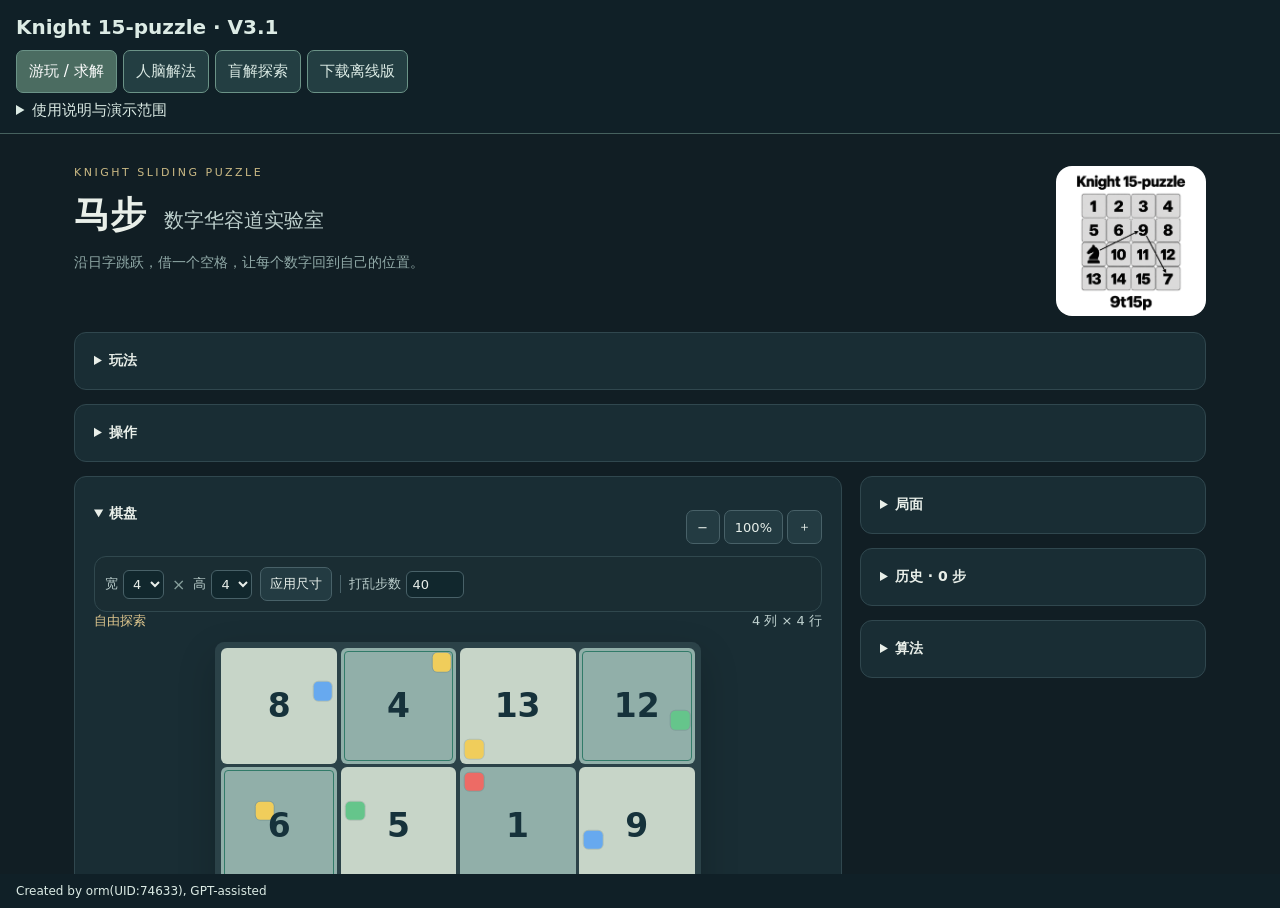
<file: index.html>
<!doctype html><html lang="zh-CN"><head><meta charset="utf-8"><meta name="viewport" content="width=device-width,initial-scale=1"><title>Knight 15-puzzle · V3.1</title><link rel="stylesheet" href="assets/a3bd5fa0ebf4d708.css"></head><body><header><h1>Knight 15-puzzle · V3.1</h1><div class="header-actions"><nav role="tablist" aria-label="功能页面"><button role="tab" id="tab-game" aria-controls="view-game" data-view="game">游玩 / 求解</button><button role="tab" id="tab-human" aria-controls="view-human" data-view="human">人脑解法</button><button role="tab" id="tab-blind" aria-controls="view-blind" data-view="blind">盲解探索</button></nav><button id="download-offline">下载离线版</button></div><details><summary>使用说明与演示范围</summary><p>在线版使用独立资源文件；下载的离线版需要支持 JavaScript 和 DecompressionStream 的新版浏览器。手机可点按棋子；若文件管理器只显示预览，请选择浏览器打开。求解速度取决于设备，默认限时2秒，可取消搜索。切换页面不会清空棋局，但正在运行的搜索会继续。</p><p>基础人脑部分保留四环地图、接应规则及10↔9一张点对点卡。基础顺序为黄→绿→蓝→红环；思路演示待优化，尚未经过真人易用性验证或外部审计。保护指完整操作卡结束后恢复，过程中可以借用。</p><p>盲解探索保留接应不超过8步的102种三循环（完整宏最多20步），支持对称、逆向、分段回放及遮住棋子练习。</p><p>棋局需通过游戏内导出保存；关闭文件后不自动恢复。在线版按需加载静态资源，不包含服务端功能；离线版无需联网。</p></details></header><div id="pages"><iframe id="view-game" title="游玩 / 求解" hidden></iframe><iframe id="view-human" title="人脑解法" hidden></iframe><iframe id="view-blind" title="盲解探索" hidden></iframe></div><footer>Created by orm(UID:74633), GPT-assisted</footer><noscript>需要启用 JavaScript 才能游玩和求解。</noscript><script src="assets/303206db4d853399.js"></script></body></html>
</file>
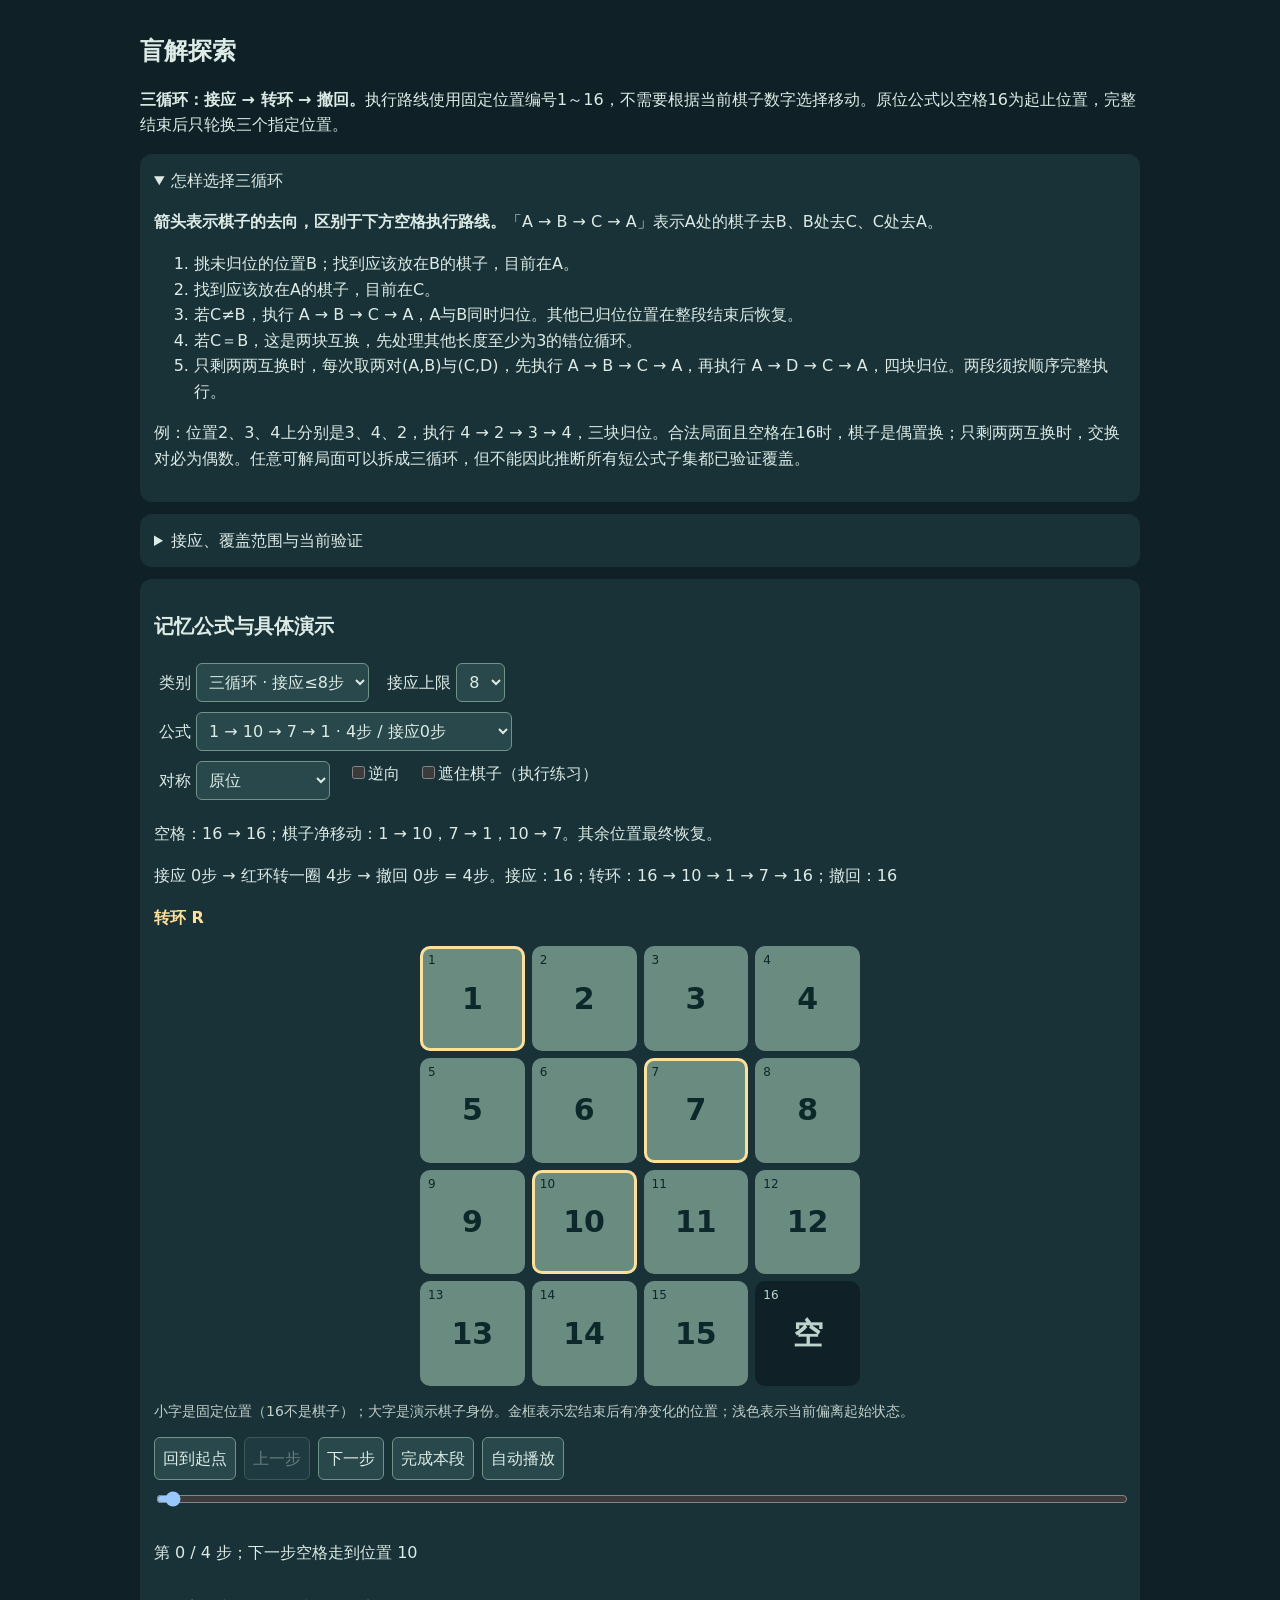
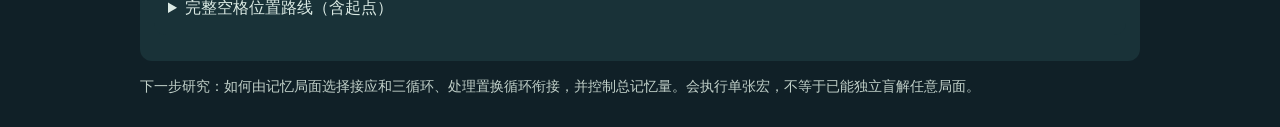
<file: views/blind.html>
<!doctype html><html lang="zh-CN"><head><meta charset="utf-8"><meta name="viewport" content="width=device-width,initial-scale=1"><title>盲解探索</title><link rel="stylesheet" href="../assets/c629da2510de1054.css"><link rel="stylesheet" href="../assets/ccb5269df7651cf6.css"></head><body><main><h1>盲解探索</h1><p><strong>三循环：接应 → 转环 → 撤回。</strong>执行路线使用固定位置编号1～16，不需要根据当前棋子数字选择移动。原位公式以空格16为起止位置，完整结束后只轮换三个指定位置。</p>
<details open><summary>怎样选择三循环</summary><p><strong>箭头表示棋子的去向，区别于下方空格执行路线。</strong>「A → B → C → A」表示A处的棋子去B、B处去C、C处去A。</p><ol><li>挑未归位的位置B；找到应该放在B的棋子，目前在A。</li><li>找到应该放在A的棋子，目前在C。</li><li>若C≠B，执行 A → B → C → A，A与B同时归位。其他已归位位置在整段结束后恢复。</li><li>若C＝B，这是两块互换，先处理其他长度至少为3的错位循环。</li><li>只剩两两互换时，每次取两对(A,B)与(C,D)，先执行 A → B → C → A，再执行 A → D → C → A，四块归位。两段须按顺序完整执行。</li></ol><p>例：位置2、3、4上分别是3、4、2，执行 4 → 2 → 3 → 4，三块归位。合法局面且空格在16时，棋子是偶置换；只剩两两互换时，交换对必为偶数。任意可解局面可以拆成三循环，但不能因此推断所有短公式子集都已验证覆盖。</p></details>
<details><summary>接应、覆盖范围与当前验证</summary><p>短结构为接应S → 四步转环R → 原路撤回S。撤回的是位置路线。接应k步，完整宏2k＋4步。你的研究上限是<strong>接应≤20步，完整宏≤44步</strong>；本版已有短卡仍为接应≤8步的102种，尚未扩展到20步。不要把研究上限当作已完成枚举。</p><p>独立研究数据已为全部910种有向三循环构造并回放验证路线（空格16），已知路线4～88步，不保证最短。本页回放仍只包含102种短卡，不是全部910种；遇到缺卡不能假定本页足以执行完整方案。</p><p>原位三循环起止空格为16；对称变换可能改变起点，必须看空格提示。整段结束后才保证恢复非目标位置，中途允许借动。公式净作用已做程序验证，三循环选择规则有置换依据；尚未经过真人易用性验证或外部审计。</p><p>7、10固定补偿双交换及1、6、10工作区暂不纳入主流程。后续再研究短接应、记忆压缩与完整清单生成。</p></details>
<section><h2>记忆公式与具体演示</h2><div class="controls"><label>类别 <select id="kind"><option value="cycles">三循环 · 接应≤8步</option></select></label><label id="limit-label">接应上限 <select id="limit"><option>8</option><option>5</option><option>4</option><option>2</option><option>0</option></select></label></div><label>公式 <select id="entry"></select></label><div class="controls"><label>对称 <select id="sym"><option value="0">原位</option><option value="1">主对角线镜像</option><option value="2">副对角线镜像</option><option value="3">旋转180°</option></select></label><label><input id="reverse" type="checkbox">逆向</label><label><input id="hide" type="checkbox">遮住棋子（执行练习）</label></div><p id="effect"></p><p id="formula" class="route"></p><p id="phase"></p><div id="board" class="board"></div><p class="note">小字是固定位置（16不是棋子）；大字是演示棋子身份。金框表示宏结束后有净变化的位置；浅色表示当前偏离起始状态。</p><div class="controls"><button id="start">回到起点</button><button id="prev">上一步</button><button id="next">下一步</button><button id="stage">完成本段</button><button id="play">自动播放</button></div><input id="seek" type="range" min="0" value="0" aria-label="移动进度"><p id="status"></p><details><summary>完整空格位置路线（含起点）</summary><p id="route" class="route"></p></details></section>
<p class="note">下一步研究：如何由记忆局面选择接应和三循环、处理置换循环衔接，并控制总记忆量。会执行单张宏，不等于已能独立盲解任意局面。</p></main><script src="../assets/0b5a2a0a6dd9c202.js"></script><script src="../assets/d8527a8253aea50d.js"></script></body></html>
</file>
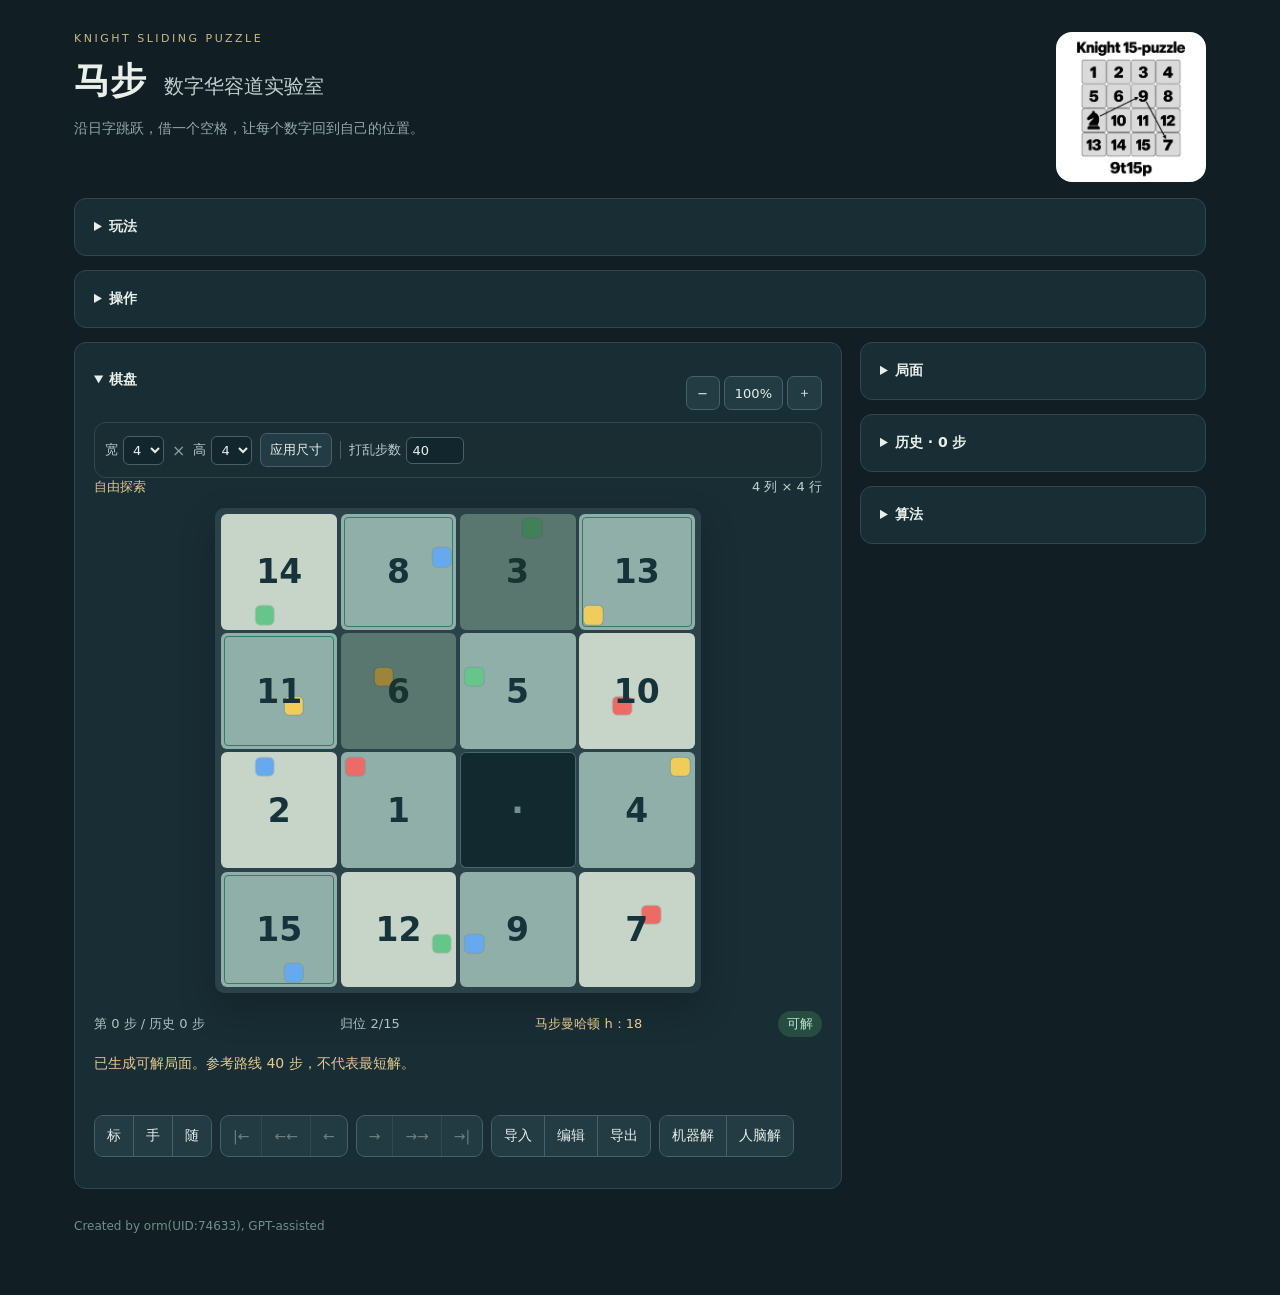
<file: views/game.html>
<!doctype html>
<html lang="zh-CN"><head><meta charset="utf-8"><meta name="viewport" content="width=device-width,initial-scale=1"><title>马步 · 数字华容道实验室</title><link rel="stylesheet" href="../assets/bbe95b564491cab6.css"><link rel="stylesheet" href="../assets/974b939c89e00bb6.css"><link rel="stylesheet" href="../assets/ccb5269df7651cf6.css"><link rel="stylesheet" href="../assets/90072e070b53de9c.css"></head>
<body><main>
<header><img class="game-logo" src="../assets/7e6e2ca594c01159.png" alt="Knight 15-puzzle · 9t15p 标志"><div class="eyebrow">KNIGHT SLIDING PUZZLE</div><h1>马步<span>数字华容道实验室</span></h1><p>沿日字跳跃，借一个空格，让每个数字回到自己的位置。</p></header>

<div class="v3-modules"><details class="card"><summary>玩法</summary><div id="target" class="target"></div><div class="marker-legend"><span style="color:#ed6b65">● 红环</span><span style="color:#67a9ef">● 蓝环</span><span style="color:#65c58b">● 绿环</span><span style="color:#f0cd5b">● 黄环</span></div><p>颜色代表目标环，标志在单格内的位置代表目标位置。归位格颜色较暗。四环说明适用于4×4棋盘。</p><p>从左到右、从上到下升序排列，右下角留空。所有编号都归位才算完成。</p></details><details class="card"><summary>操作</summary><p>「标」恢复标准布局；「手」按编号摆局；「随」生成可解局面。「编辑」模式中，点击任意数字与空格交换，不限制马步；支持撤销和取消。</p><ol><li>点击「手动摆局」，按顺序选择数字 1、2、3… 的位置。</li><li><strong>棋盘上右键撤销上一次放置</strong>；最后一格自动留空。</li><li>点击「完成摆局」检查可解性并开始操作。</li></ol><p>坐标左上角为 a1，向右字母递增，向下数字递增。</p><p>按 W/A/S/D 或方向键，连续两键输入马步：第一键走两格，第二键走一格，方向相互垂直。WA / ↑←＝空格与上二左一的格子交换；AW / ←↑＝左二上一。Esc 取消输入。</p><p>鼠标位于棋盘内时，上滚后退、下滚重做。输入框中保留正常键盘输入。马不受中间棋子阻挡；Tab＋Enter 也可操作格子。</p></details><div class="v3-workspace"><details class="card v3-board-panel" open><summary>棋盘</summary><div class="board-zoom" role="group" aria-label="棋盘缩放"><button id="zoom-out" aria-label="缩小棋盘">−</button><button id="zoom-reset" title="恢复100%">100%</button><button id="zoom-in" aria-label="放大棋盘">＋</button></div><section class="toolbar" aria-label="棋盘设置"><label>宽 <select id="width"><option>3</option><option selected>4</option><option>5</option></select></label><span class="cross">×</span><label>高 <select id="height"><option>3</option><option selected>4</option><option>5</option></select></label><button id="resize">应用尺寸</button><span class="divider"></span><label>打乱步数 <input id="steps" type="number" min="1" max="500" value="40"></label></section><section class="play">
<div class="board-heading"><span id="mode-label">自由探索</span><span id="dimensions"></span></div>
<div id="board" class="board" aria-label="马步数字棋盘"></div>
<div class="metrics"><span id="moves"></span><span id="placed"></span><span id="distance" title="各编号马到目标格的最少马步数之和，不计空格；不是普通横竖曼哈顿距离。"></span><span id="verdict" class="badge"></span></div>
<p id="status" role="status" aria-live="polite"></p>
<div class="transport">
<div class="segment" role="group" aria-label="布局"><button id="goal" title="标准布局" aria-label="标准布局">标</button><button id="edit" title="手动摆局" aria-label="手动摆局">手</button><button id="random" title="随机可解布局" aria-label="随机可解布局">随</button></div>
<div class="segment" role="group" aria-label="后退"><button id="restart" title="回到起始位置" aria-label="回到起始位置">|←</button><button id="back-five" title="回退五步" aria-label="回退五步">←←</button><button id="back" title="回退一步" aria-label="回退一步">←</button></div>
<div class="segment" role="group" aria-label="前进"><button id="forward" title="前进一步" aria-label="前进一步">→</button><button id="forward-five" title="前进五步" aria-label="前进五步">→→</button><button id="end" title="到记录末尾" aria-label="到记录末尾">→|</button></div>
<div class="segment" role="group" aria-label="文件"><button id="load">导入</button><button id="free-edit" aria-pressed="false">编辑</button><button id="save">导出</button></div>
<div class="segment" role="group" aria-label="求解"><button id="solve" title="机器求解当前局面">机器解</button><button id="human-solve" title="用当前局面演示人脑解法" onclick="if(game.width!==4||game.height!==4||editing||freeEditing){message('请先完成编辑，并使用4×4棋盘。');}else{parent.postMessage({type:'basic-board',board:board().slice()},'*');}">人脑解</button></div>
</div>
<div class="actions secondary"><button id="edit-undo" hidden>撤回放置</button><button id="edit-clear" hidden>清空摆局</button><button id="edit-done" hidden class="primary">完成摆局</button><button id="edit-cancel" hidden>取消摆局</button><button id="free-undo" hidden>撤销编辑一步</button><button id="free-cancel" hidden>取消编辑</button><input id="file" type="file" accept=".json,application/json" hidden></div>
<p hidden class="footnote" id="help">点击带细框的数字即可移动。后退后走新路线，会清除旧的后续记录。</p>
</section></details><div class="v3-sidebar"><details class="card"><summary>局面</summary><p id="analysis"></p><dl><dt>来源</dt><dd id="source"></dd><dt>参考路线</dt><dd id="route"></dd></dl><p class="fine">打乱步数不是最短解，也不代表难度。参考解可来自逆向生成或求解器。</p></details><details class="card"><summary>历史 <span id="history-count"></span></summary><div id="history" aria-label="与空格交换的数字序列"></div></details><details class="card"><summary>算法</summary><div class="solver-settings"><label>算法<select id="solver-algorithm"><option value="weighted" selected>快速解（Weighted A*）</option><option value="ida">最短解搜索（IDA*）</option></select></label><label>权重 W<select id="solver-weight"><option value="1">1</option><option value="1.25">1.25</option><option value="1.5">1.5</option><option value="1.75">1.75</option><option value="2" selected>2</option></select></label></div><p>快速解使用Weighted A*；最短解搜索使用IDA*，达到时间或节点上限时不保证找到解或证明最短。4×4使用双PDB，每套内部相加，两套取较大值；其他尺寸使用马步距离。W只用于快速解。</p><div class="solver-settings"><label>时间上限（秒）<input id="solver-seconds" type="number" min="1" max="120" value="2"></label><label>节点上限（A*存储／IDA*展开）<select id="solver-nodes"><option value="20000">2 万</option><option value="100000" selected>10 万</option><option value="300000">30 万</option></select></label></div><p><label><input id="solver-mirror" type="checkbox"> 镜像 PDB（4×4 实验选项，可能更慢）</label></p><div class="actions"><button id="solve-cancel" disabled>停止搜索</button></div><p id="solver-status" role="status" aria-live="polite">尚未搜索。</p><p class="fine">找到解后加入前进历史，使用前进按钮或滚轮逐步回放。Weighted A* 的 W＞1 不保证最短；达到上限不代表无解。</p></details></div></div></div><footer>Created by orm(UID:74633), GPT-assisted</footer>
</main><script src="../assets/ec112d441122d1ec.js"></script><script src="../assets/1675f42d5e78f67d.js"></script><script src="../assets/9a8cc4d78c4abe16.js"></script><script src="../assets/41f7e9e06cfa0605.js"></script><script src="../assets/a56d39eeec4512c2.js"></script><script src="../assets/812c1e2a1efb61ca.js"></script><script src="../assets/57158d421dedb0c4.js"></script></body></html>
</file>
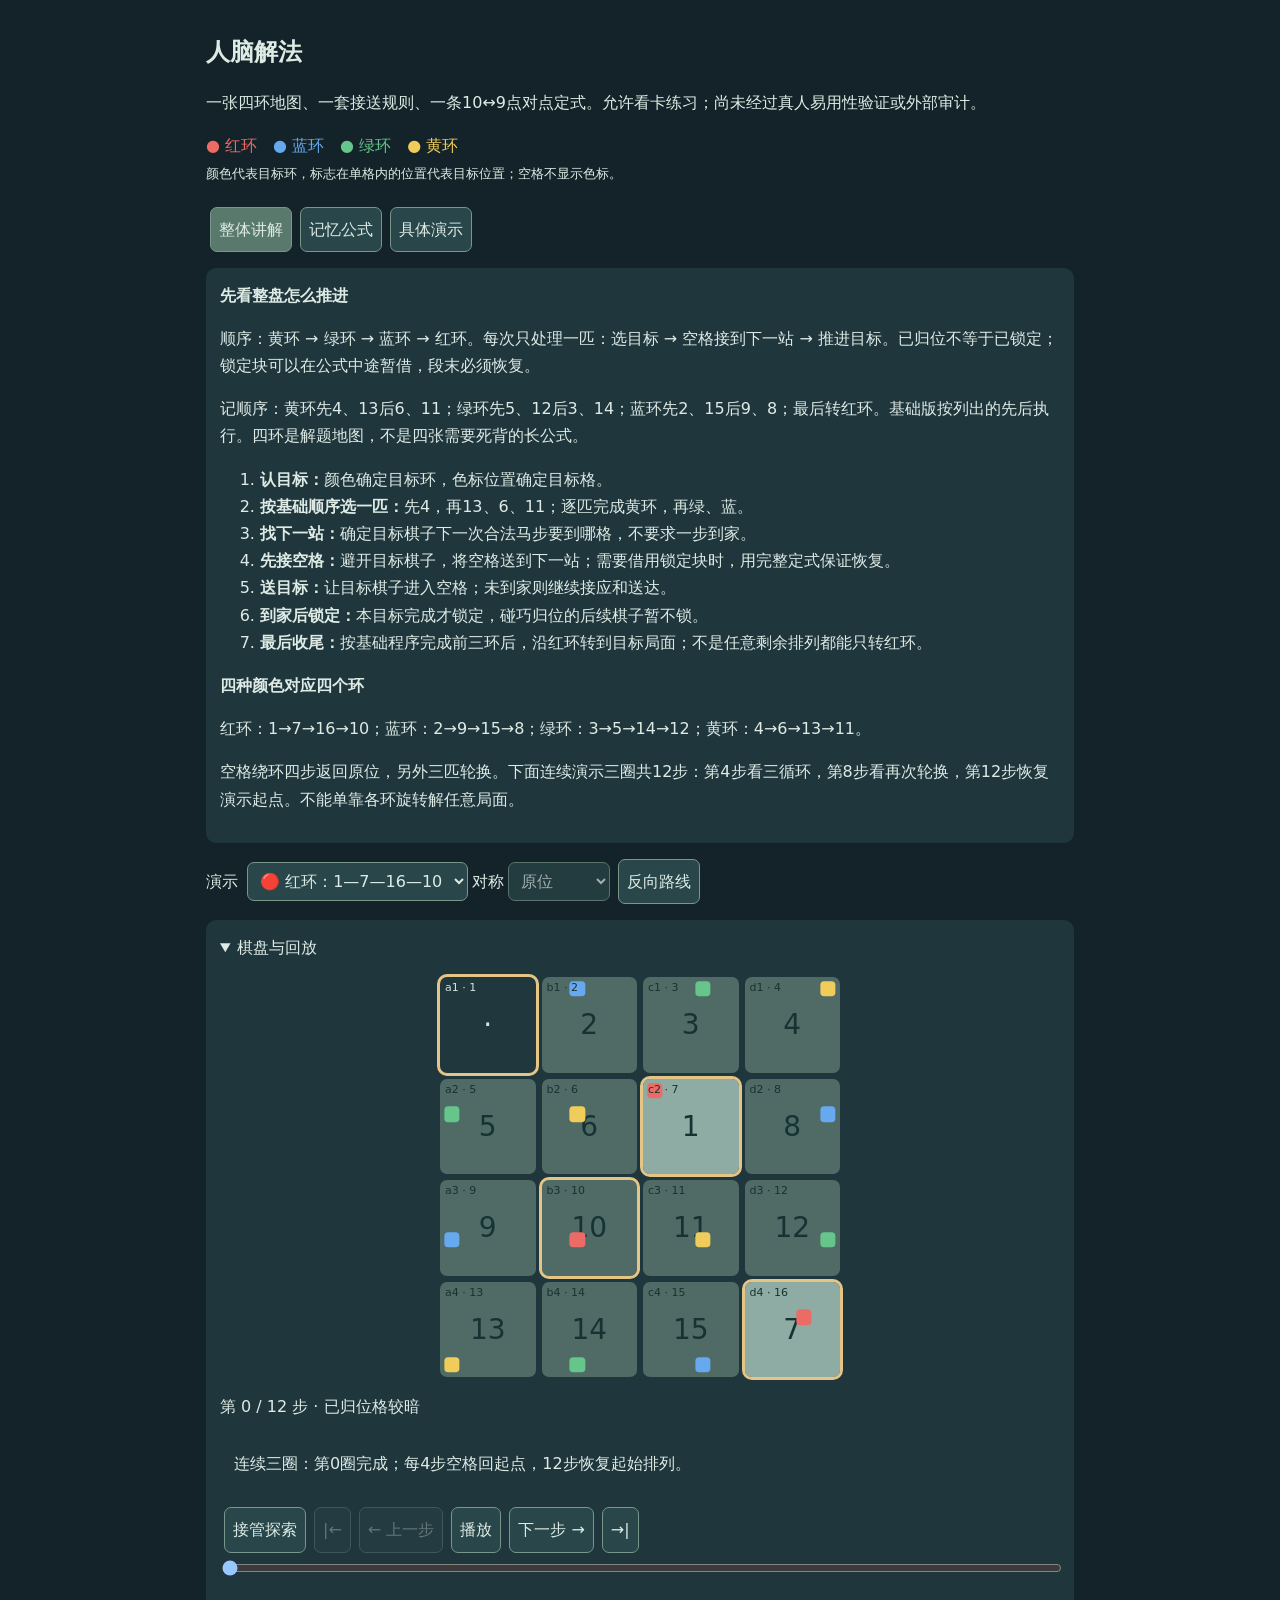
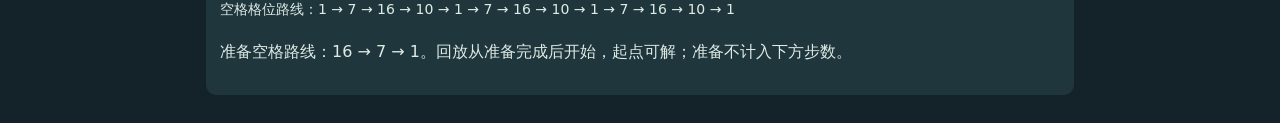
<file: views/human.html>
<!doctype html><html lang="zh-CN"><head><meta charset="utf-8"><meta name="viewport" content="width=device-width,initial-scale=1"><title>人脑解法 · V3</title><link rel="stylesheet" href="../assets/69263fe2314a6540.css"><link rel="stylesheet" href="../assets/ccb5269df7651cf6.css"></head><body>
<h1>人脑解法</h1><p>一张四环地图、一套接送规则、一条10↔9点对点定式。允许看卡练习；尚未经过真人易用性验证或外部审计。</p>
<p><span style="color:#ed6b65">● 红环</span>　<span style="color:#67a9ef">● 蓝环</span>　<span style="color:#65c58b">● 绿环</span>　<span style="color:#f0cd5b">● 黄环</span><br><small>颜色代表目标环，标志在单格内的位置代表目标位置；空格不显示色标。</small></p><nav><button data-mode="rings">整体讲解</button><button data-mode="swap">记忆公式</button><button data-mode="receive">具体演示</button></nav>
<section id="rings-text" class="panel"><b>先看整盘怎么推进</b><p>顺序：黄环 → 绿环 → 蓝环 → 红环。每次只处理一匹：选目标 → 空格接到下一站 → 推进目标。已归位不等于已锁定；锁定块可以在公式中途暂借，段末必须恢复。</p><p>记顺序：黄环先4、13后6、11；绿环先5、12后3、14；蓝环先2、15后9、8；最后转红环。基础版按列出的先后执行。四环是解题地图，不是四张需要死背的长公式。</p><ol><li><strong>认目标：</strong>颜色确定目标环，色标位置确定目标格。</li><li><strong>按基础顺序选一匹：</strong>先4，再13、6、11；逐匹完成黄环，再绿、蓝。</li><li><strong>找下一站：</strong>确定目标棋子下一次合法马步要到哪格，不要求一步到家。</li><li><strong>先接空格：</strong>避开目标棋子，将空格送到下一站；需要借用锁定块时，用完整定式保证恢复。</li><li><strong>送目标：</strong>让目标棋子进入空格；未到家则继续接应和送达。</li><li><strong>到家后锁定：</strong>本目标完成才锁定，碰巧归位的后续棋子暂不锁。</li><li><strong>最后收尾：</strong>按基础程序完成前三环后，沿红环转到目标局面；不是任意剩余排列都能只转红环。</li></ol><b>四种颜色对应四个环</b><p>红环：1→7→16→10；蓝环：2→9→15→8；绿环：3→5→14→12；黄环：4→6→13→11。</p><p>空格绕环四步返回原位，另外三匹轮换。下面连续演示三圈共12步：第4步看三循环，第8步看再次轮换，第12步恢复演示起点。不能单靠各环旋转解任意局面。</p></section>
<section id="receive-text" class="panel" hidden><b>空格先到下一站，再接目标</b><ol><li>按顺序选一匹目标，给它找回家的路线。</li><li>避开目标，让空格绕到下一站。</li><li>交换目标与空格，重复直到回家。</li></ol><table><tr><th>基础顺序</th><th>先一对</th><th>再一对</th></tr><tr><td style="color:#f0cd5b">● 黄环</td><td>4、13</td><td>6、11</td></tr><tr><td style="color:#65c58b">● 绿环</td><td>5、12</td><td>3、14</td></tr><tr><td style="color:#67a9ef">● 蓝环</td><td>2、15</td><td>9、8</td></tr><tr><td style="color:#ed6b65">● 红环</td><td colspan="2">最后转环收尾</td></tr></table><p>每次只处理一匹，按列出的固定先后执行。已完成的块在整张定式结束后保持原位，中途可以借用。后续碰巧归位的块暂不锁定；空格不必回16。</p><p>进阶可尝试换环，但不能随意锁死出口。新16例初始MD为30、32、…、60，单公式基础解法132～226步；这是刻意分层筛选的练习样本，不是均匀随机难度统计，也不是真人表现。打乱路线由先前基础解倒放构造，不是独立随机打乱；现解法已更新为单公式选路，步数可不同。下面可完整回放16个样本，也可从游玩页面带入当前4×4可解局面，生成同一基础规则的完整路线。路线由程序选择；不代表真人能立即看出。</p></section>
<section id="swap-text" class="panel" hidden><b>只保留10↔9（15步），可以看卡，不必先背</b><p>整张卡只交换端点的空格与棋子，其他块段末恢复。可倒读，以及主对角线镜像、副对角线镜像、180°旋转。路线数字是格位，不是棋子编号。</p><p><strong>什么时候用：</strong>接应路线受已锁定位置限制，普通马步不好通过时，这张卡可以作为一条跨位置的通道。也可以直接接送端点棋子；不是每次归位都必须使用。</p><p><strong>在哪里用：</strong>原位连接10和9；镜像或旋转连接7和3、7和8、10和14。空格必须先到其中一个端点，另一个端点是要交换的棋子；若端点含已锁定棋子，不能直接使用而破坏锁定。</p><p><strong>怎么选方向：</strong>先认两个端点 → 将空格安排到起点 → 选择对应对称或倒读 → 完整执行15步 → 检查空格已到另一端、其他块恢复。在“具体演示”的时间线中，标有【点对点定式】的段落就是实际使用位置。</p><p>先记净效果：空格从10到9，原9格棋子到10，其他块恢复。变换后可作用于10↔9、7↔3、7↔8、10↔14。</p><p>完整空格路线：<b>10 → 3 → 12 → 6 → 15 → 9 → 2 → 8 → 15 → 6 → 12 → 3 → 10 → 8 → 2 → 9</b>。</p><p>先看端点，再按路线执行；熟悉原位后再练镜像与倒读。单公式的126种接应连通性检查已通过，但真人识别方向和选路仍待练习。</p></section>
<label>演示 <select id="example"></select></label><span id="variants"><label>对称<select id="sym"><option value="0">原位</option><option value="1">主对角线</option><option value="2">副对角线</option><option value="3">180°</option></select></label><button id="reverse">反向路线</button></span>
<details id="basic-controls" class="panel" hidden open><summary>样本与目标选择 · 每次只归位一匹</summary><p>先选完整样本，或在游玩页点击“人脑解”。下方按钮跳到对应块归位后，0步表示它已在家。</p><p id="sample-metrics"></p><div id="stages"></div><button id="prev-stage">上一目标</button><button id="next-stage">下一目标</button></details><section id="explain-v3" hidden><details class="panel"><summary>16例定式使用总览</summary><div id="formula-overview"></div></details><details class="panel" open><summary>当前操作讲解</summary><div id="lesson-v3"></div></details><details class="panel"><summary>本例完整时间线 · 点对点定式已标出</summary><p>第a～b步表示执行的交换编号；“到开始”停在第a步执行前。</p><div id="timeline-v3"></div></details><details class="panel"><summary>展开当前操作的每一步</summary><div id="steps-v3"></div></details><p><button id="op-back">上一操作</button><button id="op-end">完成当前操作</button></p></section><details class="panel" open><summary>棋盘与回放</summary><div id="board" class="board" aria-label="演示棋盘"></div><p id="progress" aria-live="polite"></p><p id="phase" class="panel"></p>
<label id="granularity-control">回放方式 <select id="granularity"><option value="segment">按操作段</option><option value="step">按单步</option></select></label><button id="takeover">接管探索</button><button id="start">|←</button><button id="back">←</button><button id="play">播放</button><button id="next">→</button><button id="end">→|</button><input id="slider" type="range" min="0" value="0" aria-label="回放进度"><p id="route"></p><p id="setup"></p></details>
<script src="../assets/d0cf4bad42d88176.js"></script><script src="../assets/37e02adfbe92c55e.js"></script><script src="../assets/248bb2bae50c4aef.js"></script><script src="../assets/1a064ac35fa1d1b7.js"></script><script src="../assets/1b06ee3881936665.js"></script></body></html>
</file>
<file: assets/a3bd5fa0ebf4d708.css>
*{box-sizing:border-box}body{margin:0;background:#102027;color:#dcebe5;font:15px/1.5 system-ui,sans-serif}header{padding:12px 16px;border-bottom:1px solid #46615e}h1{font-size:20px;margin:0}p{margin:5px 0}.header-actions{display:flex;gap:6px;align-items:center;flex-wrap:wrap;margin-top:8px}nav{display:flex;gap:6px;flex-wrap:wrap}button{font:inherit;padding:9px 12px;border:1px solid #6b9387;border-radius:7px;background:#233e42;color:inherit;cursor:pointer}button[aria-selected=true]{background:#4b6c61;color:#fff}iframe{display:block;width:100%;height:calc(100dvh - 160px);min-height:550px;border:0;background:#102027}iframe[hidden]{display:none}.note{font-size:13px;color:#b1c8be}footer{padding:8px 16px;font-size:12px}details{margin-top:6px}summary{cursor:pointer}
</file>
<file: assets/c629da2510de1054.css>
*{box-sizing:border-box}body{margin:0;padding:16px;background:#102027;color:#dcebe5;font:16px/1.6 system-ui,sans-serif}main{max-width:1000px;margin:auto}h1{font-size:24px}h2{font-size:20px}section,details{padding:14px;background:#193238;border-radius:12px;margin:12px 0}button,select,input{font:inherit;padding:8px;border-radius:6px;background:#29484c;color:inherit;border:1px solid #70948a}button{cursor:pointer}button:disabled{opacity:.4}label{display:inline-block;margin:5px}.controls{display:flex;gap:8px;flex-wrap:wrap}.board{display:grid;grid-template-columns:repeat(4,1fr);gap:7px;max-width:440px;margin:14px auto}.cell{position:relative;aspect-ratio:1;background:#698b80;border:3px solid transparent;border-radius:10px;color:#0c282a;display:flex;align-items:center;justify-content:center;font-size:30px;font-weight:bold}.cell small{position:absolute;top:2px;left:5px;font-size:12px;font-weight:normal}.cell.blank{background:#102027;color:#bdd4cd}.cell.net{border-color:#ffe098}.cell.changed{background:#afc7b7}.note{color:#c1d0c9;font-size:14px}.route{word-break:break-word;font-variant-numeric:tabular-nums}#phase{font-weight:bold;color:#ffe098}input[type=range]{width:100%}
</file>
<file: assets/ccb5269df7651cf6.css>
html{color-scheme:dark}.cell .coord,.cell .horse,.cell .correct{display:none!important}body{overflow-wrap:anywhere}button,select{touch-action:manipulation}img{max-width:100%}@media(max-width:600px){input,select{max-width:100%}}
</file>
<file: assets/bbe95b564491cab6.css>
:root{color-scheme:dark;font-family:system-ui,"Microsoft YaHei",sans-serif;color:#e9efe9;background:#111e24}*{box-sizing:border-box}body{margin:0}main{max-width:1180px;padding:32px 24px;margin:auto}header .eyebrow{margin-bottom:12px}.eyebrow{font-size:11px;letter-spacing:2.5px;color:#cab984}h1{margin:0;font-size:36px;font-weight:650}h1 span{font-size:20px;font-weight:400;margin-left:18px;color:#bed0cd}header p{color:#91aaa8;font-size:14px;margin:14px 0 24px}.toolbar{display:flex;align-items:center;flex-wrap:wrap;gap:12px;padding:16px;background:#1a2d33;border:1px solid #30484e;border-radius:12px}label{display:flex;align-items:center;gap:8px;font-size:13px;color:#bdd0ce}button,input,select{font:inherit}button{background:#233b42;border:1px solid #486168;border-radius:7px;color:#e7efea;padding:10px 13px;font-size:13px;cursor:pointer}button:hover:not(:disabled){background:#335059}button.primary{background:#d9bd80;color:#182a2f;border-color:#d9bd80;font-weight:600}button.primary:hover:not(:disabled){background:#eed4a0}button:disabled{opacity:.38;cursor:default}input,select{border:1px solid #486168;background:#11272d;color:#e8eeea;border-radius:6px;padding:8px;min-width:0}#steps{width:68px}#seed{width:145px}.divider{width:1px;height:26px;background:#486168}.cross{color:#88a09d}.layout{display:grid;grid-template-columns:minmax(300px,620px) minmax(260px,1fr);gap:28px;margin-top:26px}.board-heading{display:flex;justify-content:space-between;color:#bed0ce;font-size:13px;margin-bottom:12px}#mode-label{color:#ddc58d}.board{display:grid;gap:5px;padding:9px;border-radius:13px;background:#2b4248;box-shadow:0 15px 38px #0003}.cell{position:relative;aspect-ratio:1;border:0;padding:0;border-radius:6px;color:#16323b;background:#c7d5c8;display:flex;align-items:center;justify-content:center}.cell.dark{background:#91afa9}.cell:hover:not(:disabled){background:#dae2cf}.cell .number{font-size:clamp(25px,4.6vw,49px);font-weight:730;font-variant-numeric:tabular-nums}.cell .coord{position:absolute;top:6px;left:7px;font-size:10px;color:#365652}.cell .horse{position:absolute;top:2px;right:6px;font-size:21px;color:#345850}.cell .correct{position:absolute;bottom:5px;right:8px;font-size:11px;color:#266b58}.cell.empty{background:#122930;color:#6e928e;box-shadow:inset 0 0 0 1px #476864}.cell.empty:hover{background:#18373e}.cell.legal:after{content:"";position:absolute;inset:4px;border:2px solid #327b69;border-radius:4px;pointer-events:none}.cell.editable{background:#203a42;color:#9fbcb4;box-shadow:inset 0 0 0 1px #557b76}.board.editing{outline:2px dashed #d9bd80;outline-offset:5px}.metrics{display:flex;justify-content:space-between;align-items:center;gap:10px;flex-wrap:wrap;margin-top:18px;color:#afc4c0;font-size:13px}.badge{padding:4px 9px;border-radius:20px;background:#274d42;color:#bce2cb}.badge.bad{background:#573933;color:#f3c1a7}.badge.pending{background:#38454b;color:#c8d4d8}#status{min-height:48px;color:#e5ca91;font-size:14px;line-height:1.7;margin:15px 0}.actions{display:flex;flex-wrap:wrap;gap:8px}.secondary{margin-top:12px}.footnote,.fine{color:#8ea9a5;font-size:12px;line-height:1.7}.card{border:1px solid #30474e;background:#192d34;border-radius:12px;padding:19px;margin-bottom:14px}.card h2{font-size:16px;margin:0 0 14px}.card .eyebrow{margin-bottom:9px}.card p,.card li{color:#b2c6c1;font-size:13px;line-height:1.8}.card p:last-child{margin-bottom:0}.card ol{padding-left:20px}.target{display:grid;gap:4px;max-width:260px}.target span{display:grid;place-items:center;aspect-ratio:1;background:#29444a;border-radius:4px;color:#dfceaa;font-size:14px}dl{display:grid;grid-template-columns:72px 1fr;gap:9px;font-size:12px}dt{color:#91ada7}dd{margin:0;color:#e0e8e1;overflow-wrap:anywhere}summary{cursor:pointer;font-size:14px}#history{max-height:220px;overflow:auto;font-variant-numeric:tabular-nums}#history li.future{opacity:.4}footer{font-size:12px;color:#718f89;margin:30px 0}button:focus-visible,input:focus-visible,select:focus-visible,summary:focus-visible{outline:3px solid #f3d996;outline-offset:3px}[hidden]{display:none!important}@media(max-width:820px){.layout{grid-template-columns:1fr}.play{max-width:620px;width:100%;margin:auto}aside{display:grid;grid-template-columns:1fr 1fr;gap:12px}.card{margin:0}.cell .number{font-size:clamp(25px,7vw,49px)}}@media(max-width:500px){main{padding:22px 14px}h1{font-size:30px}h1 span{display:block;margin:8px 0 0;font-size:17px}.toolbar{gap:9px;padding:12px}.divider{display:none}aside{grid-template-columns:1fr}.cell .coord{font-size:8px;top:4px;left:5px}.cell .horse{font-size:15px}.board{gap:4px;padding:7px}.cell .number{font-size:7vw}.actions button{flex-grow:1}}
:root{--board-scale:0.666666667}
.board{width:calc(100% * var(--board-scale));margin-inline:auto;padding:6px;gap:3.333333px;border-radius:9px}
.cell .number{font-size:clamp(17px,3.067vw,33px)}
.cell .horse{font-size:14px;right:4px;top:1px}
.cell .coord{font-size:8px;left:4px;top:3px}
.cell .correct{font-size:8px;right:5px;bottom:3px}
.cell.legal:after{inset:3px;border-width:1px}
@media(max-width:820px){.cell .number{font-size:clamp(17px,4.667vw,33px)}}
@media(max-width:500px){.board{padding:4.666667px;gap:2.666667px}.cell .number{font-size:4.667vw}.cell .horse{font-size:10px;right:3px}.cell .coord{font-size:7px;left:3px;top:2px}}
.solver-settings{display:flex;flex-wrap:wrap;gap:12px;margin-bottom:14px}.solver-settings label{flex-direction:column;align-items:flex-start;gap:5px}.solver-settings input{width:85px}#solver-status{font-variant-numeric:tabular-nums}#distance{color:#e5ca91}
.cell .position-mark{position:absolute;width:16%;height:16%;border-radius:25%;transform:translate(-50%,-50%);pointer-events:none;box-shadow:0 0 0 1px #183a3b22}
.position-mark.corner{background:#ed6155}.position-mark.edge{background:#f4ad12}.position-mark.inner{background:#32ad72}
.cell .number{position:relative;z-index:1}.cell .coord,.cell .horse,.cell .correct{z-index:1}
.marker-legend{display:flex;gap:12px;flex-wrap:wrap;font-size:12px;color:#b2c6c1;margin-top:12px}.marker-legend i{display:inline-block;width:10px;height:10px;border-radius:3px;margin-right:4px}
.cell.placed{background:#59766f;color:#19332f}
.cell.placed.dark{background:#4c6964}
.cell.placed:hover:not(:disabled){background:#6b8980}
.cell.placed .position-mark{filter:brightness(.65)}
.cell.placed .coord,.cell.placed .horse{color:#243f38}
.cell.placed .correct{color:#b5d2bc}
.cell.placed.legal:after{border-color:#a0c7ad}
.transport{display:flex;gap:8px;flex-wrap:wrap}.segment{display:inline-flex;border:1px solid #486168;border-radius:9px;overflow:hidden;background:#233b42}.segment button{border:0;border-radius:0;padding:11px 12px;min-width:35px;font-size:14px}.segment button+button{border-left:1px solid #486168}.segment button:focus-visible{outline-offset:-3px}@media(max-width:500px){.transport{gap:6px}.segment button{padding:10px 8px;min-width:29px}}

#free-edit[aria-pressed="true"]{background:#49654b;color:#fff}.cell[draggable="true"]{cursor:grab}.cell[draggable="true"]:active{cursor:grabbing}

#history{margin-top:14px;line-height:1.9;white-space:pre-wrap;overflow-wrap:anywhere;color:#b2c6c1}#history .future{opacity:.4}#history .current{color:#f0d08c;font-weight:700;background:#35474a;border-radius:3px}

.game-logo{float:right;width:150px;height:150px;object-fit:contain;background:#fff;border-radius:16px;margin:0 0 16px 20px}header::after{content:"";display:block;clear:both}@media(max-width:600px){.game-logo{width:100px;height:100px;margin-left:10px}}

/* Reference panels only: the main board keeps its existing styling. */
.target{max-width:210px;margin-top:14px}.target>span{position:relative}.target .position-mark{position:absolute;width:16%;height:16%;transform:translate(-50%,-50%);border-radius:25%;pointer-events:none}.target b{position:relative;font-weight:400;z-index:1}.card>summary{font-weight:650}.card[open]>summary{margin-bottom:14px}aside{align-content:start}aside a{color:#e5ca91}

/* Compact settings; preserve board dimensions and touch legibility. */
.toolbar{gap:8px;padding:10px}.toolbar label{gap:5px}.toolbar select,.toolbar input{padding:5px}.toolbar button{padding:7px 9px}.toolbar #steps{width:58px}.toolbar .divider{height:18px}
</file>
<file: assets/974b939c89e00bb6.css>
.v3-modules{display:grid;gap:14px}.v3-modules .card{margin:0}.v3-workspace{display:grid;gap:18px;align-items:start;grid-template-columns:minmax(0,1fr)}.v3-sidebar{display:grid;gap:14px;min-width:0}.v3-board-panel{min-width:0}@media(min-width:1000px){.v3-workspace{grid-template-columns:calc(66.666667% + 13.333333px) minmax(0,1fr)}.v3-workspace .play{max-width:none;width:100%}}.v3-modules summary{cursor:pointer}.v3-modules .board{margin-left:auto;margin-right:auto}.v3-modules .toolbar{margin-top:12px}
</file>
<file: assets/90072e070b53de9c.css>
.v3-board-panel>summary{padding-right:165px;min-height:34px;line-height:34px}.board-zoom{display:flex;justify-content:flex-end;gap:4px;margin-top:-34px;height:34px}.board-zoom button{padding:4px 10px;min-width:34px}.board{max-width:100%}.board .cell .number{font-size:calc(clamp(17px,3.067vw,33px) * var(--tile-zoom,1))}@media(max-width:820px){.board .cell .number{font-size:calc(clamp(17px,4.667vw,33px) * var(--tile-zoom,1))}}@media(max-width:500px){.board .cell .number{font-size:calc(4.667vw * var(--tile-zoom,1))}}
</file>
<file: assets/69263fe2314a6540.css>
*{box-sizing:border-box}body{margin:auto;padding:16px;max-width:900px;background:#132329;color:#deebe5;font:16px/1.7 system-ui}h1{font-size:24px}button,select{font:inherit;background:#29474a;color:inherit;border:1px solid #78968a;border-radius:7px;padding:8px;margin:4px;max-width:100%}button:disabled{opacity:.35}button[aria-pressed=true]{background:#59796c}.board{display:grid;grid-template-columns:repeat(4,1fr);gap:6px;max-width:400px;margin:16px auto}.cell{aspect-ratio:1;position:relative;display:grid;place-items:center;font-size:28px;border-radius:7px;background:#8eaba4;color:#163334}.cell.home{background:#506b65}.cell.blank{background:#20383d;color:#d6e6dd}.cell.focus{outline:3px solid #e4c585}.cell small{position:absolute;top:2px;left:5px;font-size:11px}.panel{padding:14px;background:#20363d;border-radius:10px;margin:12px 0}input{width:100%}#route{overflow-wrap:anywhere;font-size:14px}table{width:100%;border-collapse:collapse}td,th{padding:6px;border-bottom:1px solid #52716c;text-align:left}[hidden]{display:none!important}body.exploring> :not(#manual-explore){display:none!important}#manual-explore .cell{margin:0;padding:0;font-size:28px;opacity:1}#manual-explore{min-height:90vh}
</file>
